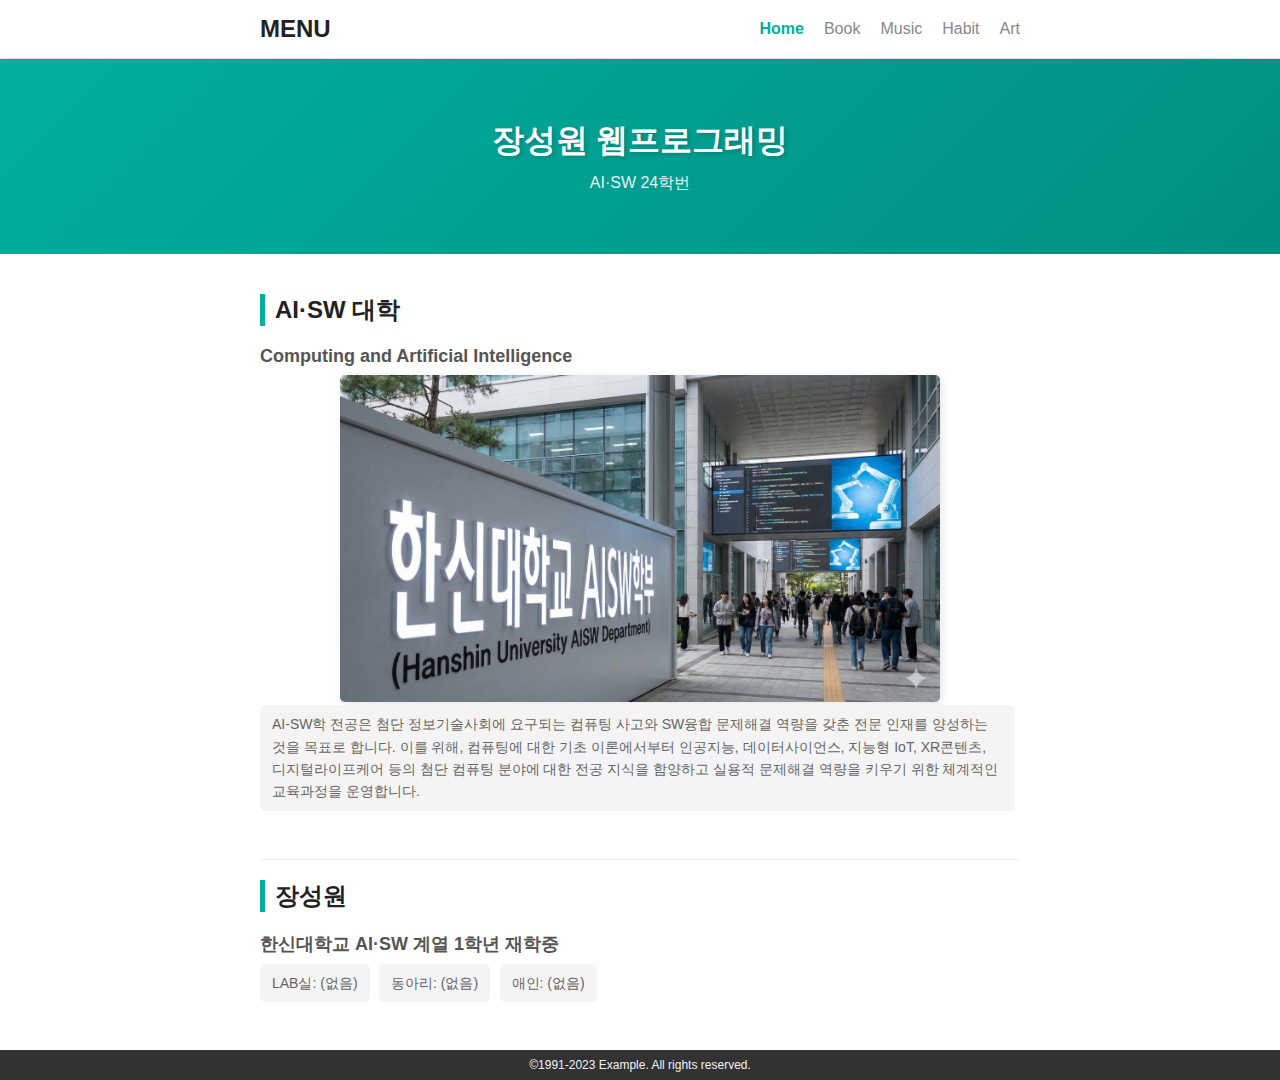
<file: index.html>
﻿<!DOCTYPE html>
<html>
<head>
    <title>Jang's Website</title>
    <meta charset="utf-8"> <meta name="viewport" content="width=device-width,initial-scale=1.0,minimum-scale=1.0,maximum-scale=1.0,user-scalable=no">
    
    <link rel="stylesheet" href="style.css"> 
</head>
<body>
    <div id="main-header">
        <header class="container">
            <div>
                <label for="checkbox">▼</label>
                <h1>MENU</h1>
            </div>
            <input id="checkbox" checked="checked" type="checkbox">
            <nav>
                <ul>
                    <li class="active"><a href="index.html">Home</a></li>
                    <hr>
                    <li><a href="Book.html">Book</a></li>
                    <hr>
                    <li><a href="Music.html">Music</a></li>
                    <hr>
                    <li><a href="Habit.html">Habit</a></li>
                    <hr>
                    <li><a href="Art.html">Art</a></li>
                </ul>
            </nav>
        </header>
    </div>
    <div id="main-content">
        <article class="container">
            <h1>장성원 웹프로그래밍</h1>
            <p>AI·SW 24학번</p>
        </article>
    </div>
    <div id="sub-content">
        <article class="container">
            <div class="sub1">
                <div>
                    <h1>AI·SW 대학</h1>
                    <h3>Computing and Artificial Intelligence</h3>
                    <img src="img/Home_img1.jpg" alt="한신대학교 ASIW 학부">
                    <p>AI-SW학 전공은 첨단 정보기술사회에 요구되는 컴퓨팅 사고와 SW융합 문제해결 역량을 갖춘 전문 인재를 양성하는 것을 목표로 합니다. 이를 위해, 컴퓨팅에 대한 기초 이론에서부터 인공지능, 데이터사이언스, 지능형 IoT, XR콘텐츠, 디지털라이프케어 등의 첨단 컴퓨팅 분야에 대한 전공 지식을 함양하고 실용적 문제해결 역량을 키우기 위한 체계적인 교육과정을 운영합니다.</p>
                </div>
            </div>

            <div class="sub2">
                <div>
                    <h1>장성원</h1>
                    <h3>한신대학교 AI·SW 계열 1학년 재학중</h3>
                    <p>LAB실: (없음)</p>
                    <p>동아리: (없음)</p>
                    <p>애인: (없음)</p>
                </div>
            </div> 
        </article>
    </div>
    <div id="main-footer">
        <footer class="container">
            <div>©1991-2023 Example. All rights reserved.</div>
        </footer>
    </div>
</body>

</html>
</file>
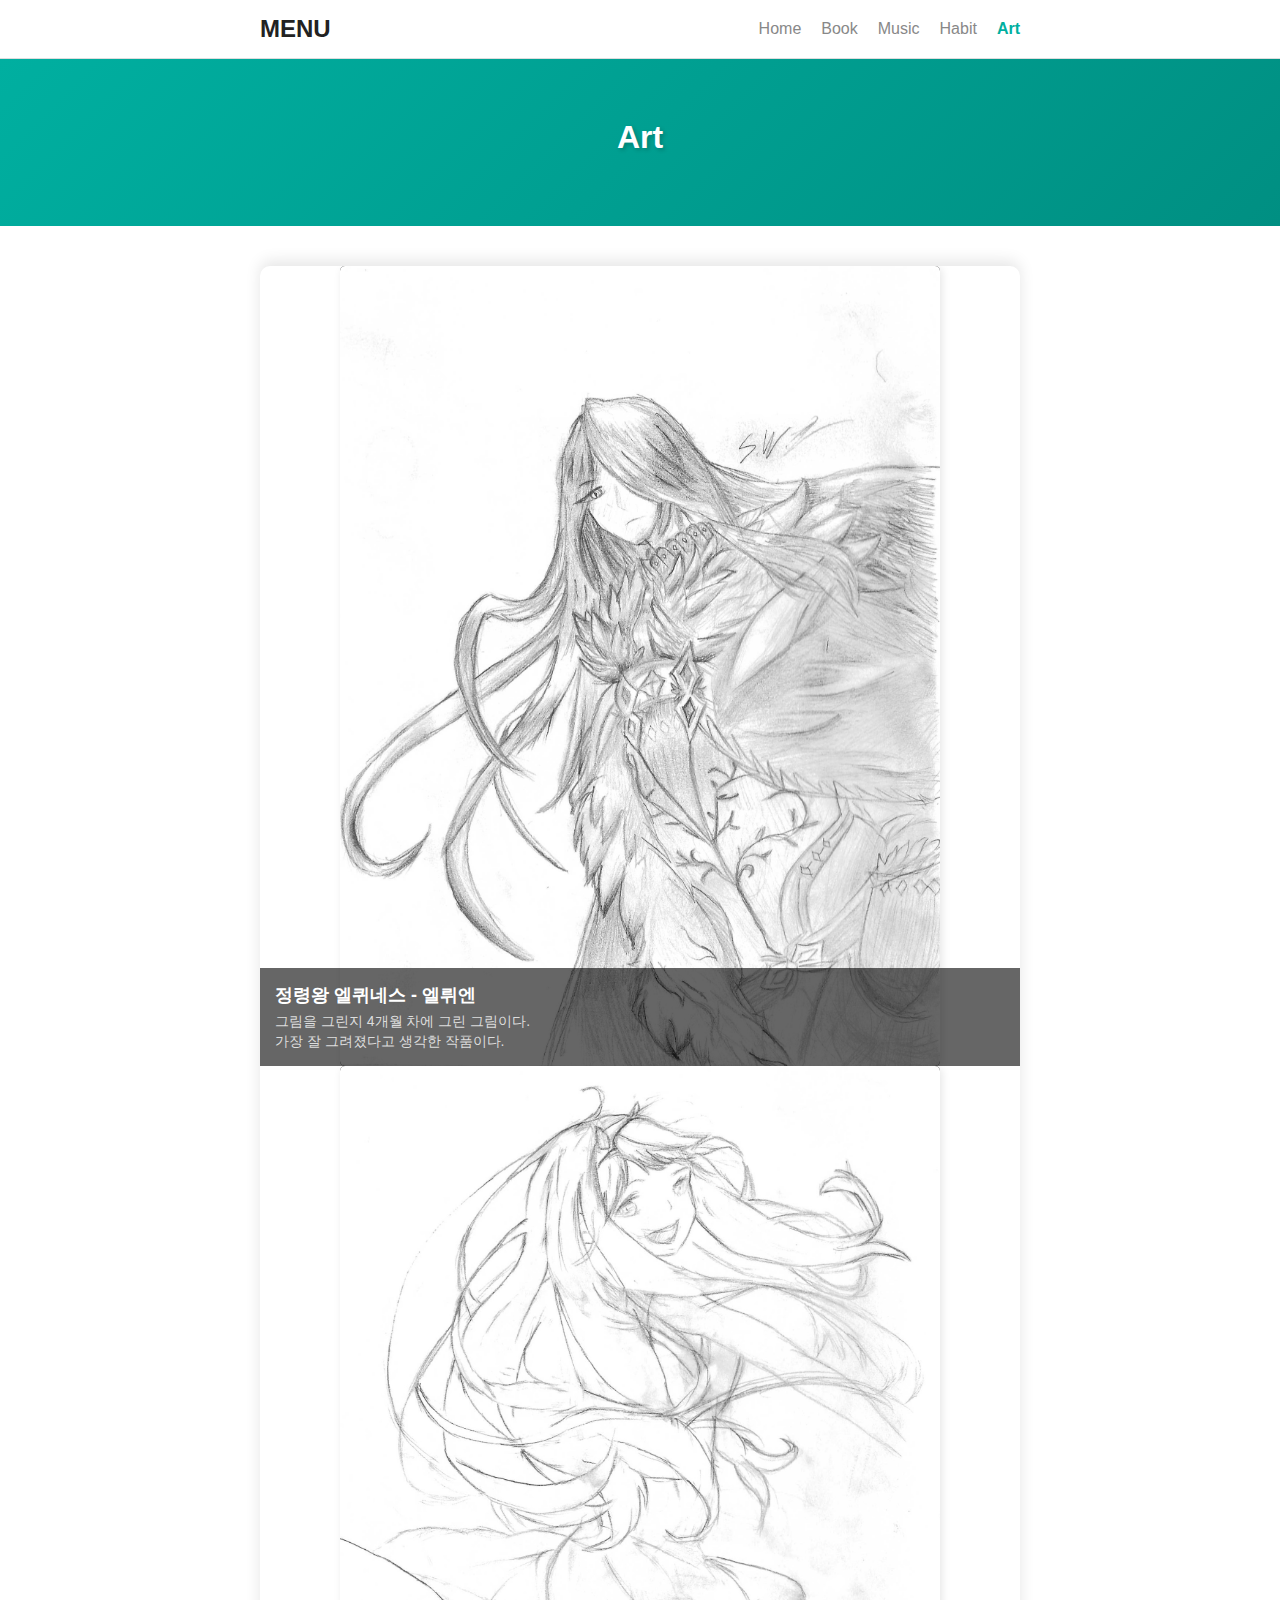
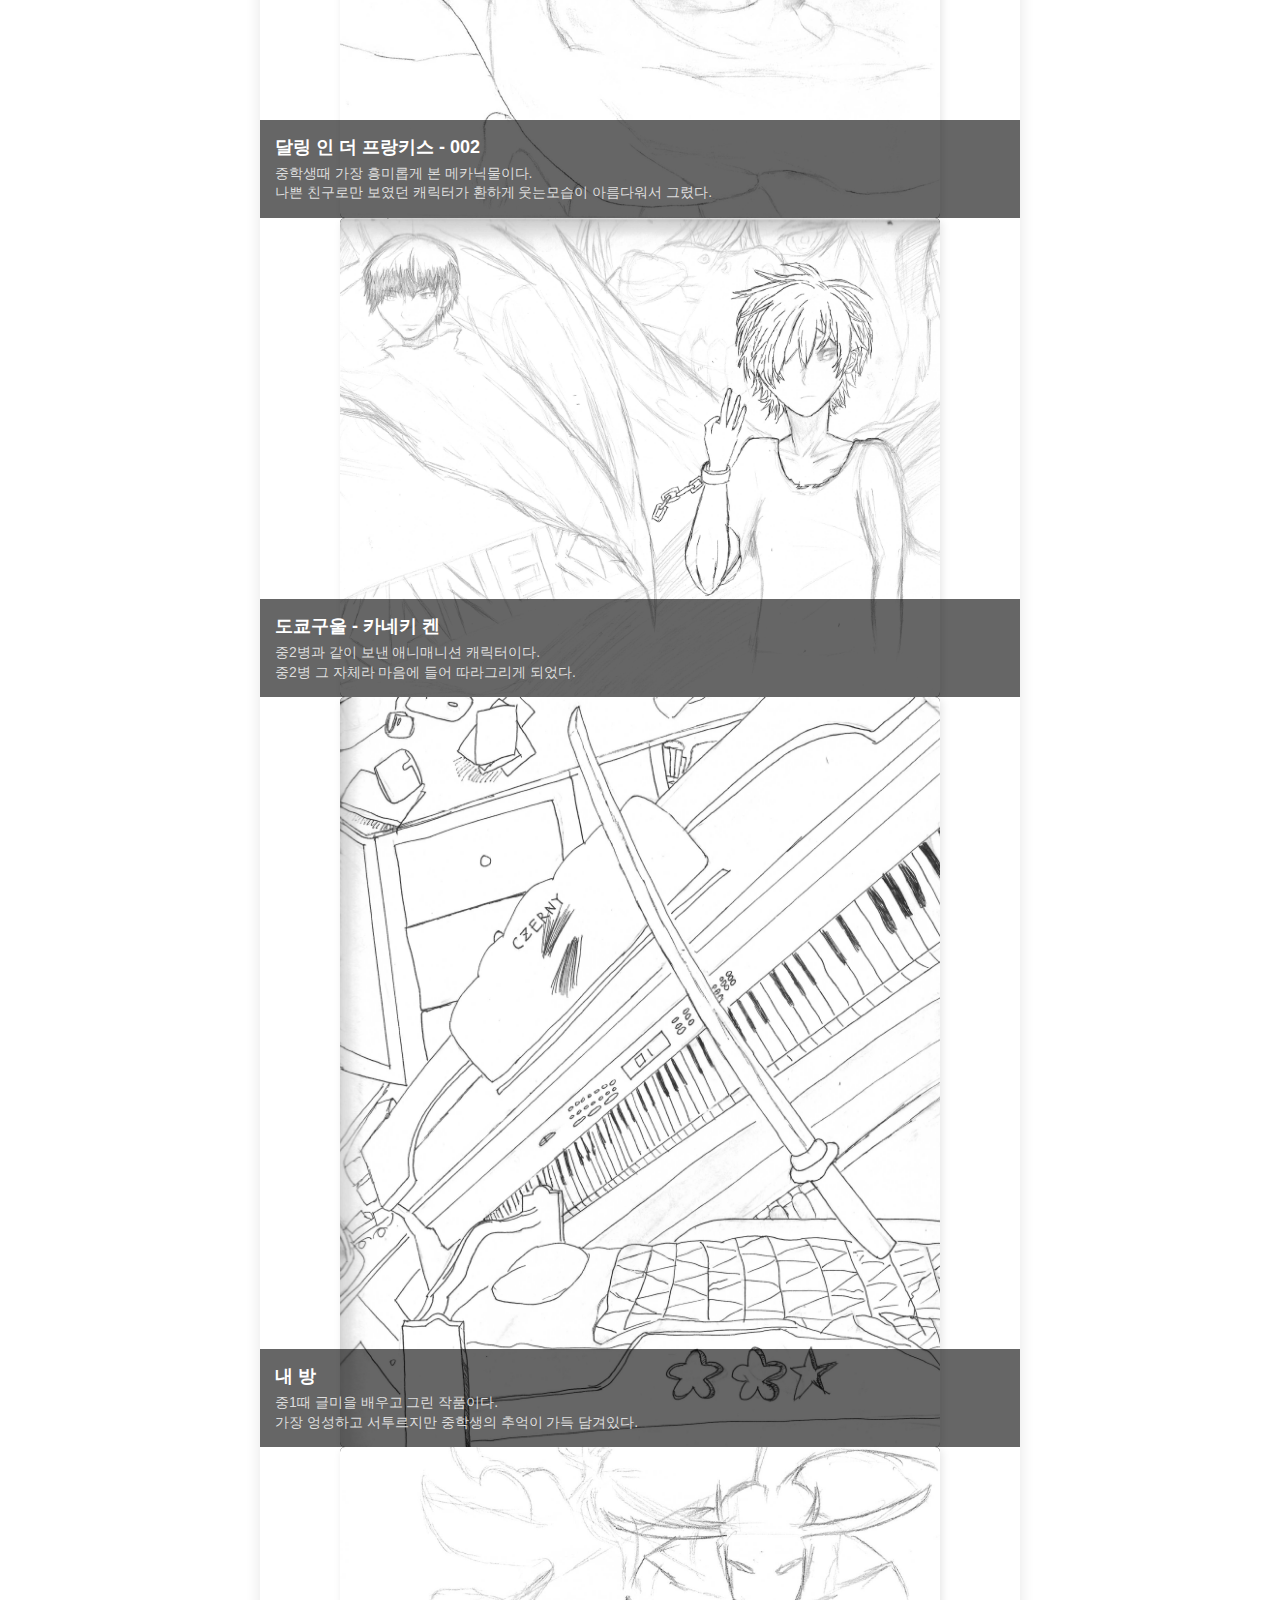
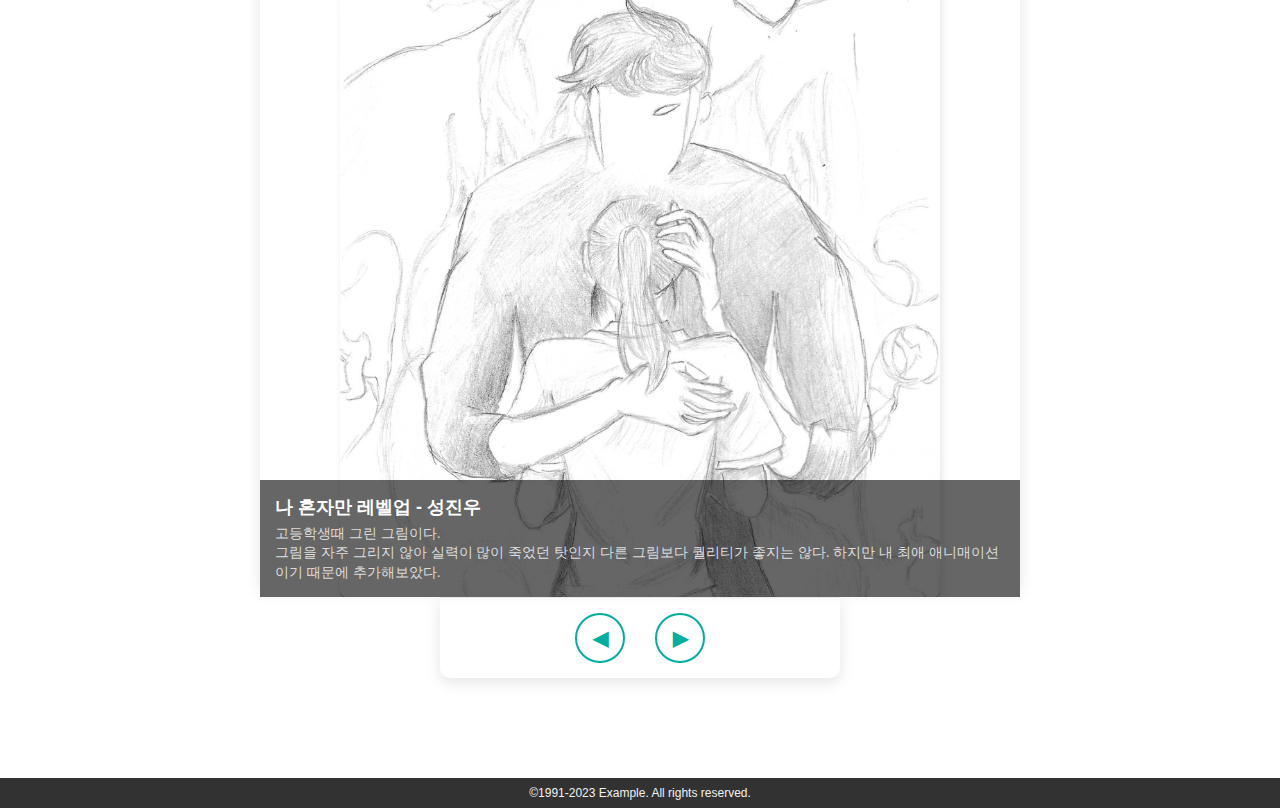
<file: Art.html>
﻿<!DOCTYPE html>
<html>
<head>
    <title>Jang's Website</title>
    <meta charset="utf-8"> <meta name="viewport" content="width=device-width,initial-scale=1.0,minimum-scale=1.0,maximum-scale=1.0,user-scalable=no">
    
    <link rel="stylesheet" href="style.css"> 

    <script src="https://code.jquery.com/jquery-3.7.1.js" integrity="sha256-eKhayi8LEQwp4NKxN+CfCh+3qOVUtJn3QNZ0TciWLP4=" crossorigin="anonymous"></script>
    <script>
        $(document).ready(function(){
            var width = $('[data-role="slider"]').attr('data-width')
            var height = $('[data-role="slider"]').attr('data-height')
            var count = $('[data-role = "slider"] div.item').length


            $('[data-role="slider"]').css({
                position: 'relative',
                overflow:'hidden',
                width: width,
                height: height,
                
            }).find('.slider-container').css({
                position:'absolute',
                width: count*width,
                overflow: 'hidden',
            }).find('.item').css({
                width: width,
                height: height,
                float:'left'
            })

            var currentPage=0;
            var changePage=function(){
                $('[data-role="slider"]>.slider-container').animate({
                    left: -currentPage*width
                },400)
            }

            var sliderInterval;
            function startAutoSlide(){
                sliderInterval = setInterval(function(){
                    $('#right-button').click();
                }, 5000);
            }

            function resetAutoSlide(){
                clearInterval(sliderInterval); // 기존 타이머 제거
                startAutoSlide();              // 새 타이머 시작
            }

            startAutoSlide();

            // 왼쪽 버튼 (처음 -> 마지막으로 순환 추가)
            $('#left-button').click(function(){
                if(currentPage > 0){
                    currentPage--;
                } else {
                    currentPage = count - 1; // 0번(처음)이면 마지막(count-1)으로 이동
                }
                changePage();
                resetAutoSlide();
            })

            // 오른쪽 버튼 (마지막 -> 처음으로 순환 추가)
            $('#right-button').click(function(){
                if(currentPage < count - 1){
                    currentPage++;
                } else {
                    currentPage = 0; // 마지막이면 0번(처음)으로 이동
                }
                changePage();
                resetAutoSlide();
            })
        })
    </script>
</head>
<body>
    <div id="main-header">
        <header class="container">
            <div>
                <label for="checkbox">▼</label>
                <h1>MENU</h1>
            </div>
            <input id="checkbox" checked="checked" type="checkbox">
            <nav>
                <ul>
                    <li><a href="index.html">Home</a></li>
                    <hr>
                    <li ><a href="Book.html">Book</a></li>
                    <hr>
                    <li><a href="Music.html">Music</a></li>
                    <hr>
                    <li><a href="Habit.html">Habit</a></li>
                    <hr>
                    <li  class="active"><a href="Art.html">Art</a></li>
                </ul>
            </nav>
        </header>
    </div>
    <div id="main-content">
        <article class="container">
            <h1>Art</h1>
        </article>
    </div>
    <div id="sub-content">
    <article class="container">
        
        <div data-role="slider" data-width="800" data-height="500">
            <div class="slider-container">
                <div class="item">
                    <img src="img/ART1.jpg" alt="1번 이미지" style="width: 100%; height: 100%; object-fit: contain; background-color: black;">
                    <div class="slide-caption">
                        <h3>정령왕 엘퀴네스 - 엘뤼엔</h3>
                        <p>그림을 그린지 4개월 차에 그린 그림이다. <br>가장 잘 그려졌다고 생각한 작품이다.</p>
                    </div>
                </div>
                <div class="item">
                    <img src="img/ART2.jpg" alt="2번 이미지" style="width: 100%; height: 100%; object-fit: contain; background-color: black;">
                    <div class="slide-caption">
                        <h3>달링 인 더 프랑키스 - 002</h3>
                        <p>중학생때 가장 흥미롭게 본 메카닉물이다. <br>나쁜 친구로만 보였던 캐릭터가 환하게 웃는모습이 아름다워서 그렸다. </p>
                    </div>
                </div>
                <div class="item">
                    <img src="img/ART3.jpg" alt="3번 이미지" style="width: 100%; height: 100%; object-fit: contain; background-color: black;">
                    <div class="slide-caption">
                        <h3>도쿄구울 - 카네키 켄</h3>
                        <p>중2병과 같이 보낸 애니매니션 캐릭터이다. <br>중2병 그 자체라 마음에 들어 따라그리게 되었다.</p>
                    </div>
                </div>
                <div class="item">
                    <img src="img/ART4.jpg" alt="4번 이미지" style="width: 100%; height: 100%; object-fit: contain; background-color: black;">
                    <div class="slide-caption">
                        <h3>내 방</h3>
                        <p>중1때 글미을 배우고 그린 작품이다. <br>가장 엉성하고 서투르지만 중학생의 추억이 가득 담겨있다.</p> 
                    </div>
                </div>
                <div class="item"> 
                    <img src="img/ART5.jpg" alt="5번 이미지" style="width: 100%; height: 100%; object-fit: contain; background-color: black;">  
                    <div class="slide-caption">
                        <h3>나 혼자만 레벨업 - 성진우</h3>
                        <p>고등학생때 그린 그림이다. <br>그림을 자주 그리지 않아 실력이 많이 죽었던 탓인지 다른 그림보다 퀄리티가 좋지는 않다. 하지만 내 최애 애니매이션이기 때문에 추가해보았다.</p>
                    </div>
                </div>
            </div>
        </div>
        <div class="slider-controls">
            <button id="left-button">◀</button>
            <button id="right-button">▶</button>
        </div>

    </article>
</div>
    <div id="main-footer">
        <footer class="container">
            <div>©1991-2023 Example. All rights reserved.</div>
        </footer>
    </div>
</body>
</html>
</file>
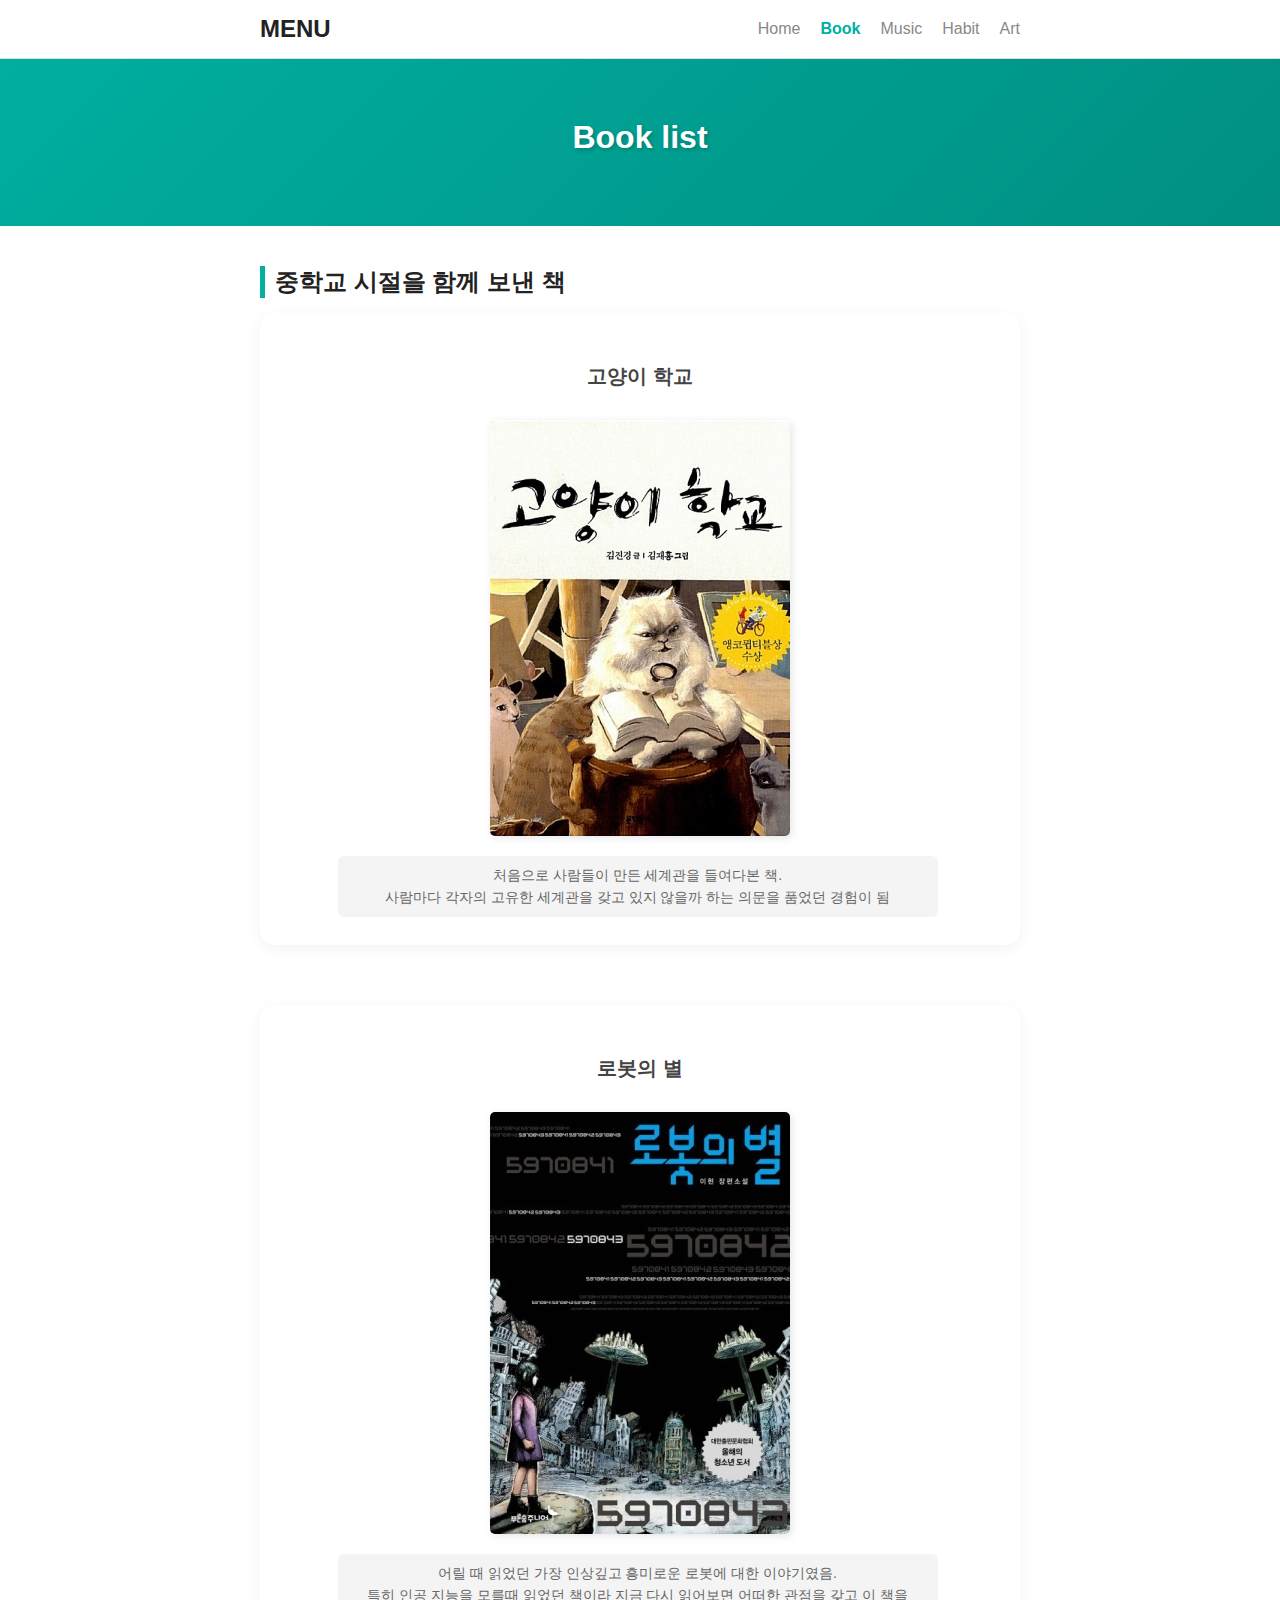
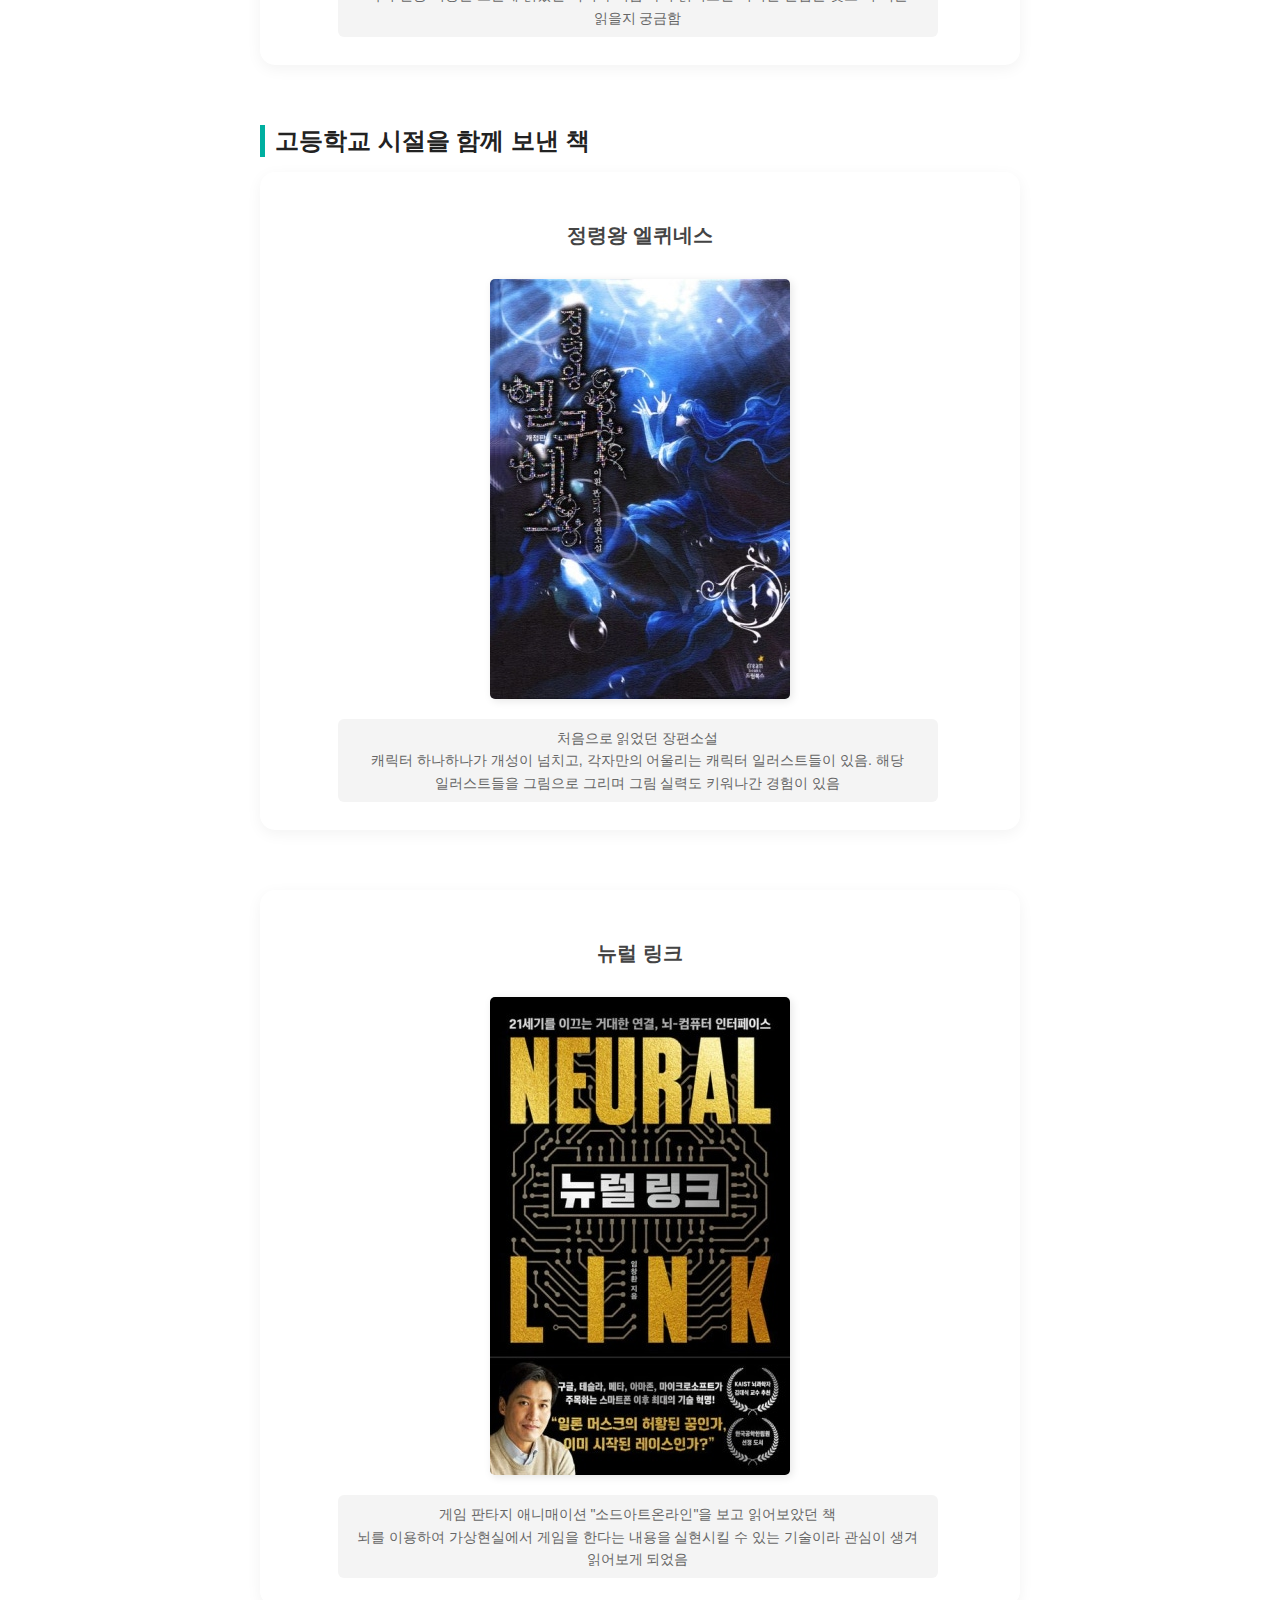
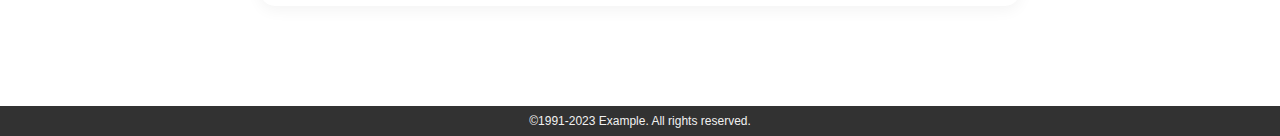
<file: Book.html>
﻿<!DOCTYPE html>
<html>
<head>
    <title>Jang's Website</title>
    <meta charset="utf-8"> <meta name="viewport" content="width=device-width,initial-scale=1.0,minimum-scale=1.0,maximum-scale=1.0,user-scalable=no">
    
    <link rel="stylesheet" href="style.css"> 
</head>

<body>
    <div id="main-header">
        <header class="container">
            <div>
                <label for="checkbox">▼</label>
                <h1>MENU</h1>
            </div>
            <input id="checkbox" checked="checked" type="checkbox">
            <nav>
                <ul>
                    <li ><a href="index.html">Home</a></li>
                    <hr>
                    <li class="active"><a href="Book.html">Book</a></li>
                    <hr>
                    <li><a href="Music.html">Music</a></li>
                    <hr>
                    <li><a href="Habit.html">Habit</a></li>
                    <hr>
                    <li><a href="Art.html">Art</a></li>
                </ul>
            </nav>
        </header>
    </div>
    <div id="main-content">
        <article class="container">
            <h1>Book list</h1>
        </article>
    </div>
    <div id="sub-content">
        <article class="container">
            <div class="box">
                <h1>중학교 시절을 함께 보낸 책</h1>
                
                <div class="book-card">
                    <h2>고양이 학교</h2>
                    <img src="img/Book_1.jpg" alt="고양이 학교">
                    <p>처음으로 사람들이 만든 세계관을 들여다본 책. <br>사람마다 각자의 고유한 세계관을 갖고 있지 않을까 하는 의문을 품었던 경험이 됨</p>
                </div>

                <div class="book-card">
                    <h2>로봇의 별</h2>
                    <img src="img/Book_2.jpg" alt="로봇의 별">
                    <p>어릴 때 읽었던 가장 인상깊고 흥미로운 로봇에 대한 이야기였음. <br>특히 인공 지능을 모를때 읽었던 책이라 지금 다시 읽어보면 어떠한 관점을 갖고 이 책을 읽을지 궁금함</p>
                </div>

                <h1>고등학교 시절을 함께 보낸 책</h1>
                
                <div class="book-card">
                    <h2>정령왕 엘퀴네스</h2>
                    <img src="img/Book_3.jpg" alt="정령왕 엘퀴네스">
                    <p>처음으로 읽었던 장편소설<br>캐릭터 하나하나가 개성이 넘치고, 각자만의 어울리는 캐릭터 일러스트들이 있음. 해당 일러스트들을 그림으로 그리며 그림 실력도 키워나간 경험이 있음</p>
                </div>

                <div class="book-card">
                    <h2>뉴럴 링크</h2>
                    <img src="img/Book_4.jpg" alt="뉴럴링크">
                    <p>게임 판타지 애니매이션 "소드아트온라인"을 보고 읽어보았던 책<br>뇌를 이용하여 가상현실에서 게임을 한다는 내용을 실현시킬 수 있는 기술이라 관심이 생겨 읽어보게 되었음</p>
                </div>

            </div>
        </article>
    </div>
    <div id="main-footer">
        <footer class="container">
            <div>©1991-2023 Example. All rights reserved.</div>
        </footer>
    </div>
</body>
</html>
</file>
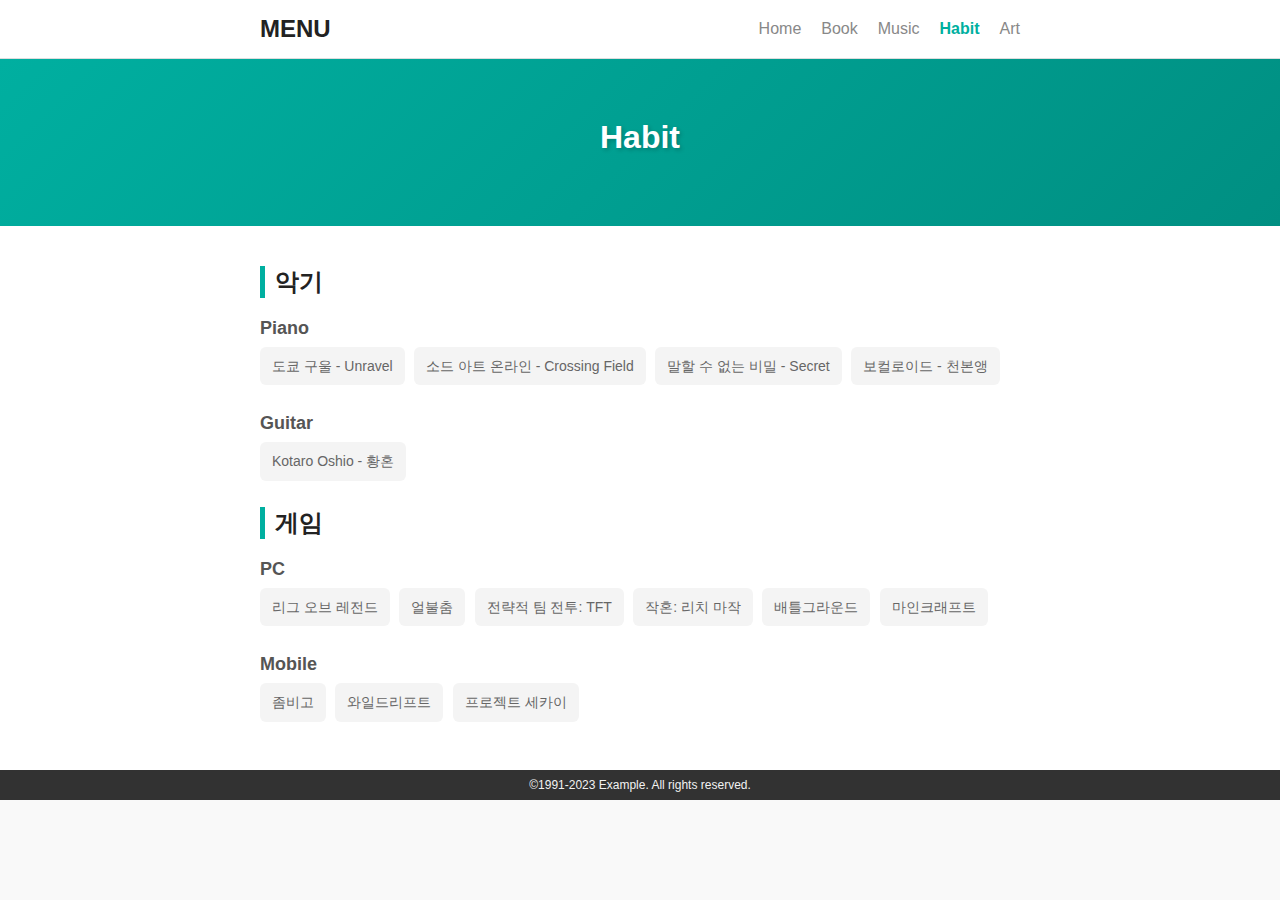
<file: Habit.html>
﻿<!DOCTYPE html>
<html>
<head>
    <title>Jang's Website</title>
    <meta charset="utf-8"> <meta name="viewport" content="width=device-width,initial-scale=1.0,minimum-scale=1.0,maximum-scale=1.0,user-scalable=no">
    
    <link rel="stylesheet" href="style.css"> 
</head>
<body>
    <div id="main-header">
        <header class="container">
            <div>
                <label for="checkbox">▼</label>
                <h1>MENU</h1>
            </div>
            <input id="checkbox" checked="checked" type="checkbox">
            <nav>
                <ul>
                    <li><a href="index.html">Home</a></li>
                    <hr>
                    <li><a href="Book.html">Book</a></li>
                    <hr>
                    <li><a href="Music.html">Music</a></li>
                    <hr>
                    <li class="active"><a href="Habit.html">Habit</a></li>
                    <hr>
                    <li><a href="Art.html">Art</a></li>
                </ul>
            </nav>
        </header>
    </div>
    <div id="main-content">
        <article class="container">
            <h1>Habit</h1>
        </article>
    </div>
    
    <div id="sub-content">
        <article class="container">
            <div>
                <h1>악기</h1>
                <h3>Piano</h3>
                <p><a href="https://youtu.be/sEQf5lcnj_o?si=V9oaEu9GLerxb7Gp" target="_blank">도쿄 구울 - Unravel</a></p>
                <p><a href="https://youtu.be/IT8Wo8GGDGg?si=TgzTh5TTi_lrg0Rb" target="_blank">소드 아트 온라인 - Crossing Field</a></p>
                <p><a href="https://youtu.be/peJS16rjZVs?si=yizgt4KC8aaLfYU8" target="_blank">말할 수 없는 비밀 - Secret</a></p>
                <p><a href="https://youtu.be/LxkEr-3GCGU?si=4QhtVPy4i05fZ9ig" target="_blank">보컬로이드 - 천본앵</a></p>
                
                <h3>Guitar</h3>
                <p><a href="https://youtu.be/CTtUeNabfDk?si=MQUQhOjK9EeG9Ad4" target="_blank">Kotaro Oshio - 황혼</a></p>
            </div>
            <br>
            <div>
                <h1>게임</h1>
                <h3>PC</h3>
                <p><a href="https://www.leagueoflegends.com/ko-kr/" target="_blank">리그 오브 레전드</a></p>
                <p><a href="https://fizzd.itch.io/a-dance-of-fire-and-ice" target="_blank">얼불춤</a></p>
                <p><a href="https://teamfighttactics.leagueoflegends.com/ko-kr/" target="_blank">전략적 팀 전투: TFT</a></p>
                <p><a href="https://mahjongsoul.yo-star.com/kr/" target="_blank">작혼: 리치 마작</a></p>
                <p><a href="https://store.steampowered.com/app/578080/PUBG_BATTLEGROUNDS/" target="_blank">배틀그라운드</a></p>
                <p><a href="https://www.minecraft.net/ko-kr" target="_blank">마인크래프트</a></p>
                
                <h3>Mobile</h3>
                <p><a href="https://play.google.com/store/search?q=%EC%A2%80%EB%B9%84%EA%B3%A0&c=apps&hl=ko&gl=KR&utm_source=apac_med" target="_blank">좀비고</a></p>
                <p><a href="https://wildrift.leagueoflegends.com/ko-kr/" target="_blank">와일드리프트</a></p>
                <p><a href="https://www.kr-pjsekai.com/" target="_blank">프로젝트 세카이</a></p>
            </div>
        </article>
    </div>
    <div id="main-footer">
        <footer class="container">
            <div>©1991-2023 Example. All rights reserved.</div>
        </footer>
    </div>
</body>

</html>
</file>
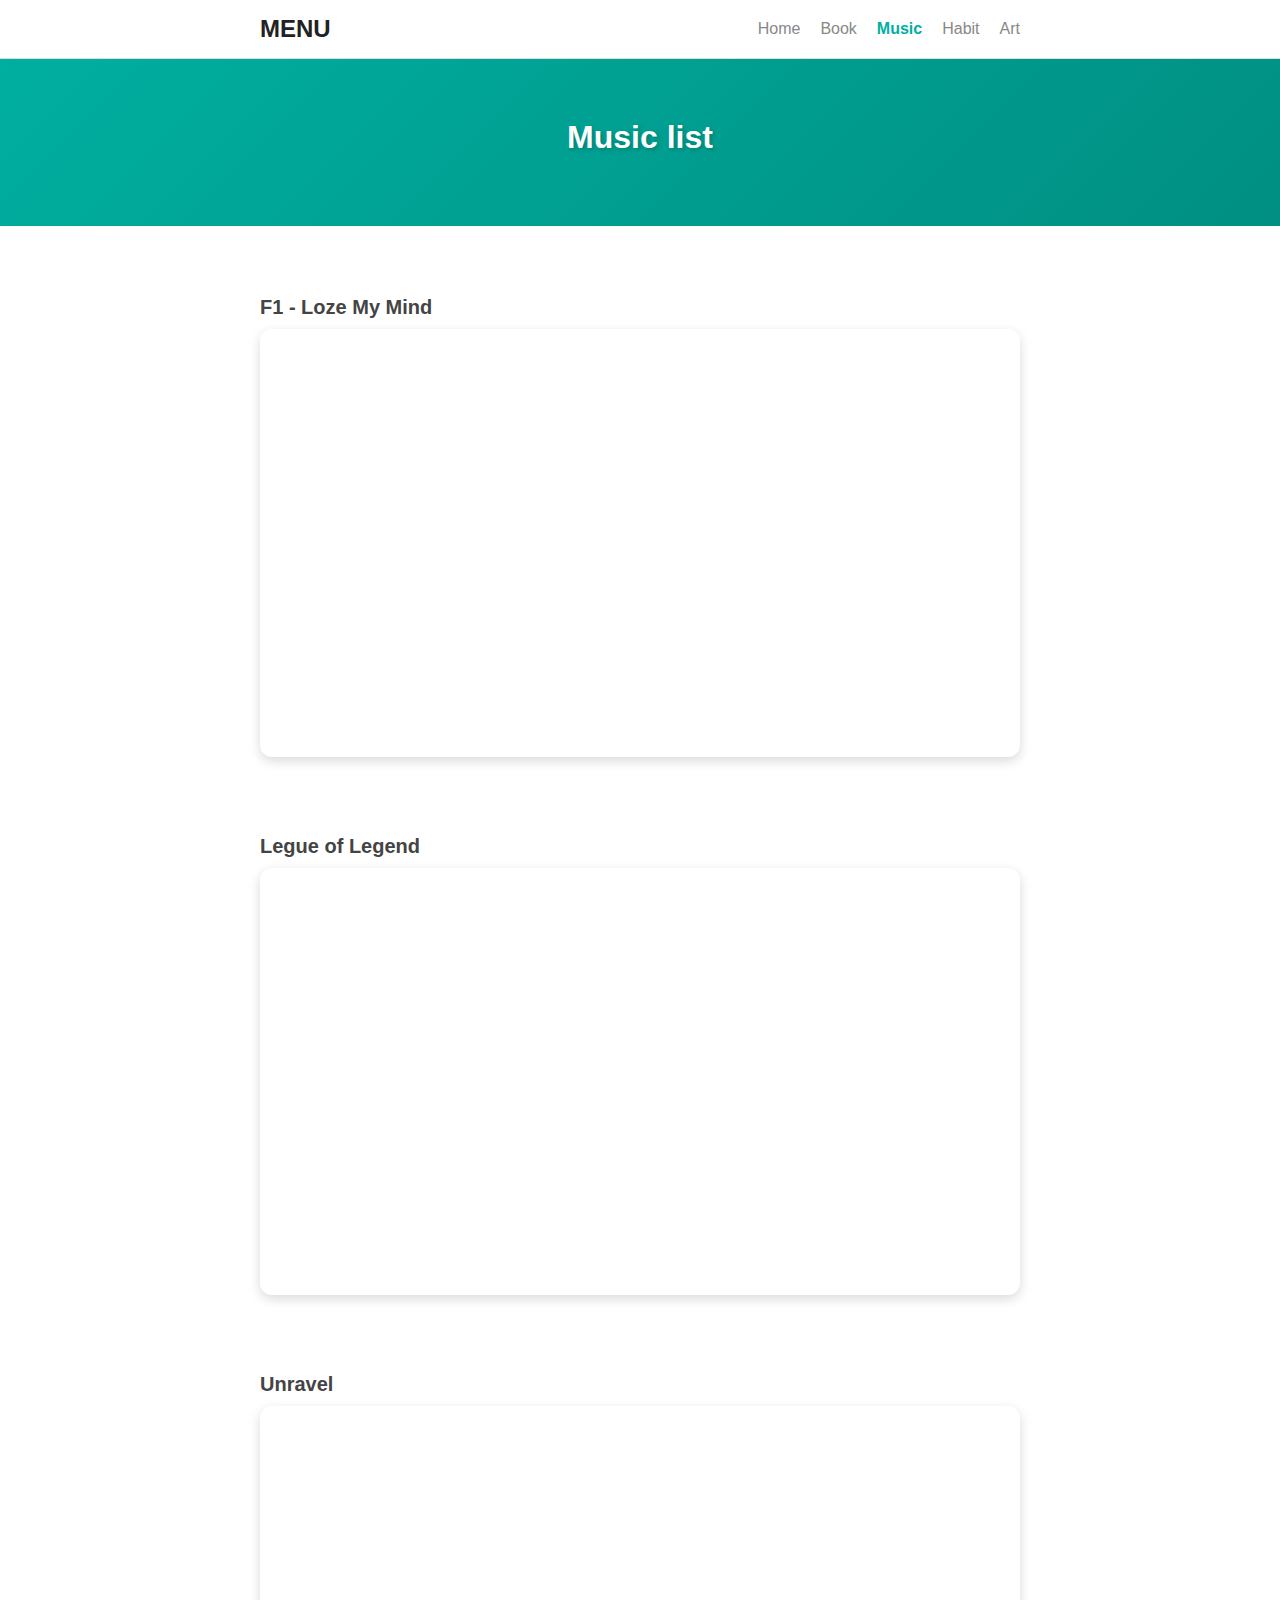
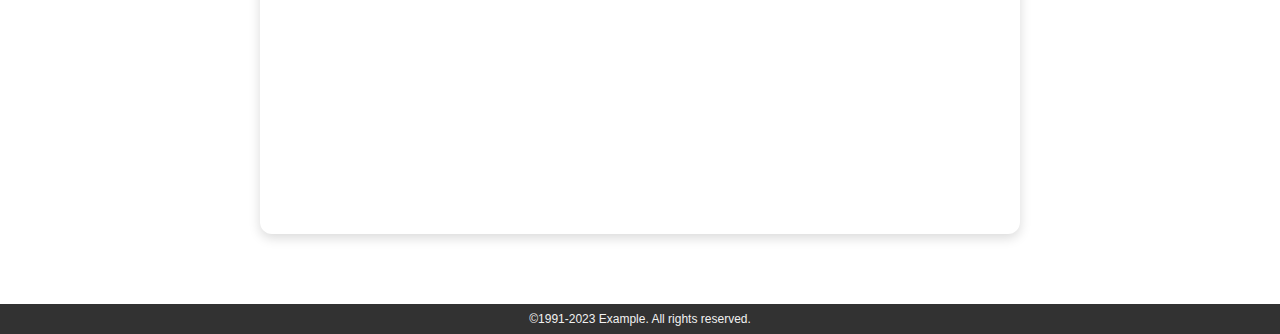
<file: Music.html>
﻿<!DOCTYPE html>
<html>
<head>
    <title>Jang's Website</title>
    <meta charset="utf-8"> <meta name="viewport" content="width=device-width,initial-scale=1.0,minimum-scale=1.0,maximum-scale=1.0,user-scalable=no">
    
    <link rel="stylesheet" href="style.css"> 
</head>
<body>
    <div id="main-header">
        <header class="container">
            <div>
                <label for="checkbox">▼</label>
                <h1>MENU</h1>
            </div>
            <input id="checkbox" checked="checked" type="checkbox">
            <nav>
                <ul>
                    <li><a href="index.html">Home</a></li>
                    <hr>
                    <li><a href="Book.html">Book</a></li>
                    <hr>
                    <li class="active"><a href="Music.html">Music</a></li>
                    <hr>
                    <li><a href="Habit.html">Habit</a></li>
                    <hr>
                    <li><a href="Art.html">Art</a></li>
                </ul>
            </nav>
        </header>
    </div>
    <div id="main-content">
        <article class="container">
            <h1>Music list</h1>
        </article>
    </div>
    <div id="sub-content">
        <article class="container">
            <div>
                <h2>F1 - Loze My Mind</h2>
                <div class="video-container">
                    <iframe width="560" height="315" src="https://www.youtube.com/embed/VJxppgsHjF8?si=XNpd2o59Zt5-VzOS" title="YouTube video player" frameborder="0" allow="accelerometer; clipboard-write; encrypted-media; gyroscope; picture-in-picture; web-share" referrerpolicy="strict-origin-when-cross-origin" allowfullscreen></iframe>
                </div>
            </div>
            <br>
            <div>
                <h2>Legue of Legend</h2>
                <div class="video-container">
                    <iframe width="560" height="315" src="https://www.youtube.com/embed/0ERTPLucL_A?si=NRNDF61QwrF-Aqdu" title="YouTube video player" frameborder="0" allow="accelerometer; clipboard-write; encrypted-media; gyroscope; picture-in-picture; web-share" referrerpolicy="strict-origin-when-cross-origin" allowfullscreen></iframe>
                </div>
            </div>
            <br>
            <div>
                <h2>Unravel</h2>
                <div class="video-container">
                    <iframe width="560" height="315" src="https://www.youtube.com/embed/7aMOurgDB-o?si=-3dX5M9e1cqDI7IS" title="YouTube video player" frameborder="0" allow="accelerometer; clipboard-write; encrypted-media; gyroscope; picture-in-picture; web-share" referrerpolicy="strict-origin-when-cross-origin" allowfullscreen></iframe>
                </div>
            </div>
        </article>
    </div>
    <div id="main-footer">
        <footer class="container">
            <div>©1991-2023 Example. All rights reserved.</div>
        </footer>
    </div>
</body>
</html>
</file>
<file: style.css>
/* style.css */

/* ============================
   1. 초기화 및 공통 스타일
   ============================ */
* {
    margin: 0;
    padding: 0;
    box-sizing: border-box;
    font-family: 'Segoe UI', Tahoma, Geneva, Verdana, sans-serif;
}

body {
    background-color: #f9f9f9;
    color: #333;
}

a { text-decoration: none; color: inherit; }
li { list-style: none; }
img { 
    vertical-align: middle; 
    max-width: 100%; /* 이미지가 부모 박스보다 커지는 것을 방지 */
    height: auto;    /* 비율 유지 */
}

/* 컨테이너 */
.container {
    max-width: 800px;
    margin: 0 auto;
    padding: 0 20px;
}

/* ============================
   2. 헤더 (네비게이션)
   ============================ */
#main-header {
    background-color: #fff;
    border-bottom: 1px solid #ddd;
    padding: 15px 0;
    position: relative;
    z-index: 1000;
}

#main-header header {
    display: flex;
    justify-content: space-between;
    align-items: center;
}

#main-header h1 {
    font-size: 24px;
    font-weight: bold;
    color: #222;
}

#main-header label {
    display: none;
    cursor: pointer;
    font-size: 20px;
}
#checkbox { display: none; }

#main-header nav ul {
    display: flex;
    gap: 20px;
}

#main-header nav li a {
    color: #888;
    font-weight: 500;
    transition: color 0.3s;
}

#main-header nav li.active a,
#main-header nav li a:hover {
    color: #00afa0;
    font-weight: bold;
}
#main-header hr { display: none; }


/* ============================
   3. 메인 배너
   ============================ */
#main-content {
    background: linear-gradient(135deg, #00afa0, #008f82);
    padding: 60px 0;
    text-align: center;
    color: white;
}

#main-content h1 {
    font-size: 32px;
    margin-bottom: 10px;
    text-shadow: 2px 2px 4px rgba(0,0,0,0.2);
}

#main-content p {
    font-size: 16px;
    opacity: 0.9;
}

/* ============================
   4. 서브 콘텐츠
   ============================ */
#sub-content {
    padding: 40px 0;
    background-color: #fff;
    min-height: 400px;
}

#sub-content h1 { font-size: 24px; margin-bottom: 15px; color: #222; border-left: 5px solid #00afa0; padding-left: 10px; }
#sub-content h2 { font-size: 20px; margin-top: 30px; margin-bottom: 10px; color: #444; }
#sub-content h3 { font-size: 18px; margin-top: 20px; margin-bottom: 8px; color: #555; }
#sub-content p { line-height: 1.6; color: #666; margin-bottom: 10px; }


/* ============================
   5. 페이지별 스타일
   ============================ */

/* [Home] 프로필 */
.sub1 img {
    border-radius: 10px;
    box-shadow: 0 4px 10px rgba(0,0,0,0.1);
    height: auto;
    width: 600px;      
    max-width: 100%;   
    display: block;    
    margin: 0 auto 3px;
}
.sub2 {
    margin-top: 40px;
    padding-top: 20px;
    border-top: 1px solid #eee;
}

/* [Book] 리스트 & 카드 */
.book-item {
    display: flex;
    gap: 20px;
    margin-bottom: 30px;
    align-items: flex-start;
}
#sub-content img {
    max-width: 600px;
    border-radius: 5px;
    box-shadow: 2px 2px 8px rgba(0,0,0,0.1);
}

.book-card {
    display: flex;
    flex-direction: column;
    align-items: center;
    text-align: center;
    margin-bottom: 60px;
    padding: 20px;
    background-color: white;
    border-radius: 15px;
    box-shadow: 0 4px 15px rgba(0,0,0,0.05);
}

.book-card img {
    max-width: 200px;
    margin: 20px 0;
    border-radius: 5px;
    box-shadow: 3px 3px 10px rgba(0,0,0,0.2);
}

.book-card p {
    background-color: #f4f4f4;
    padding: 10px 15px;
    border-radius: 8px;
    margin-bottom: 8px;
    width: 100%;
    max-width: 600px;
    word-break: keep-all;
}

/* [Music] 유튜브 */
.video-container {
    position: relative;
    padding-bottom: 56.25%;
    height: 0;
    overflow: hidden;
    border-radius: 12px;
    box-shadow: 0 4px 12px rgba(0,0,0,0.15);
    margin-bottom: 30px;
}
.video-container iframe {
    position: absolute;
    top: 0; left: 0; width: 100%; height: 100%;
}

/* [Habit] 태그 스타일 */
#sub-content p {
    background-color: #f4f4f4;
    padding: 8px 12px;
    border-radius: 6px;
    display: inline-block;
    margin-right: 5px;
    margin-bottom: 8px;
    font-size: 14px;
}

/* ============================
   [Art] 슬라이더 스타일
   ============================ */

[data-role="slider"] {
    margin: 0 auto;
    border-radius: 10px 10px 0 0;
    box-shadow: 0 -5px 15px rgba(0,0,0,0.1);
    position: relative;
    overflow: hidden;
    background-color: #fff;
}

.item {
    overflow: hidden;
    text-align: center;
    position: relative; 
}

/* 설명창 (Caption) */
.slide-caption {
    position: absolute;
    bottom: 0;
    left: 0;
    width: 100%;
    background: rgba(0, 0, 0, 0.6);
    padding: 15px;
    box-sizing: border-box;
    text-align: left;
    z-index: 10;
}

/* #sub-content 충돌 방지용 구체적 선택자 */
#sub-content .slide-caption h3 {
    color: #fff;
    font-size: 18px;
    font-weight: bold;
    margin: 0 0 5px 0;
    padding: 0;
    border: none;
}

#sub-content .slide-caption p {
    color: #ddd;
    background-color: transparent;
    display: block;
    padding: 0;
    margin: 0;
    border-radius: 0;
    line-height: 1.4;
}

/* 컨트롤 버튼 */
.slider-controls {
    width: 400px;
    margin: 0 auto 60px;
    background: white;
    padding: 15px;
    display: flex;
    justify-content: center;
    gap: 30px;
    border-radius: 0 0 10px 10px;
    box-shadow: 0 5px 15px rgba(0,0,0,0.1);
    border-top: 1px solid #eee;
}

#left-button, #right-button {
    position: static;
    width: 50px;
    height: 50px;
    border-radius: 50%;
    border: 2px solid #00afa0;
    background: white;
    color: #00afa0;
    font-size: 20px;
    font-weight: bold;
    cursor: pointer;
    transition: all 0.2s;
    display: flex;
    justify-content: center;
    align-items: center;
}

#left-button:hover, #right-button:hover {
    background: #00afa0;
    color: white;
    transform: scale(1.1);
}

/* ============================
   6. 푸터
   ============================ */
#main-footer {
    background-color: #323232;
    color: #f1f1f1;
    font-size: 12px;
    text-align: center;
    line-height: 30px;
}


/* ============================
   7. 반응형 (모바일)
   ============================ */
@media (max-width: 600px) {
    
    /* 1. 헤더 (햄버거 메뉴) */
    #main-header header > div:first-child {
        width: 100%;
        display: flex;
        justify-content: space-between;
        align-items: center;
        flex-direction: row-reverse;
    }

    #main-header label { 
        display: block; 
        cursor: pointer;
        padding: 3px 20px;
        border: 1px solid #222;
        border-radius: 5px;
    } 
    
    #main-header nav {
        display: none;
        position: absolute;
        top: 100%; left: 0; right: 0;
        background: rgb(255, 255, 255);
        border-bottom: 1px solid #ddd;
        z-index: 100;
        box-shadow: 0 5px 5px rgba(0,0,0,0.1);
    }
    
    #checkbox { display: none; }
    #checkbox + nav { display: block; }
    #checkbox:checked + nav { display: none; }
    
    #main-header nav ul {
        flex-direction: column;
        gap: 0;
    }
    #main-header nav li {
        text-align: center;
        padding: 12px 0;
        border-top: 1px solid #eee;
    }
    #main-header hr { display: none; }
    
    /* 2. 콘텐츠 세로 정렬 */
    .book-item { flex-direction: column; } 

    /* 3. 이미지 안전장치 (중요!) */
    /* 일반 이미지들은 화면 밖으로 튀어나가지 않게 막음 */
    img, 
    #sub-content img,
    .book-card img {
        max-width: 100% !important; 
        height: auto !important;    
    }

    /* 4. 슬라이더 예외 처리 (더 중요!) */
    /* 슬라이더 이미지는 자바스크립트의 통제를 받도록 풀어줌 */
    .slider-container .item img {
        position: absolute !important;
        top: 50% !important;
        left: 50% !important;
        transform: translate(-50%, -50%) !important;
        width: auto !important;
        height: auto !important;
        max-width: 100% !important;
        max-height: 100% !important;
        object-fit: contain !important;
    }


    .slider-controls {
        width: 100% !important;
        margin-bottom: 30px;
    }
}
</file>
